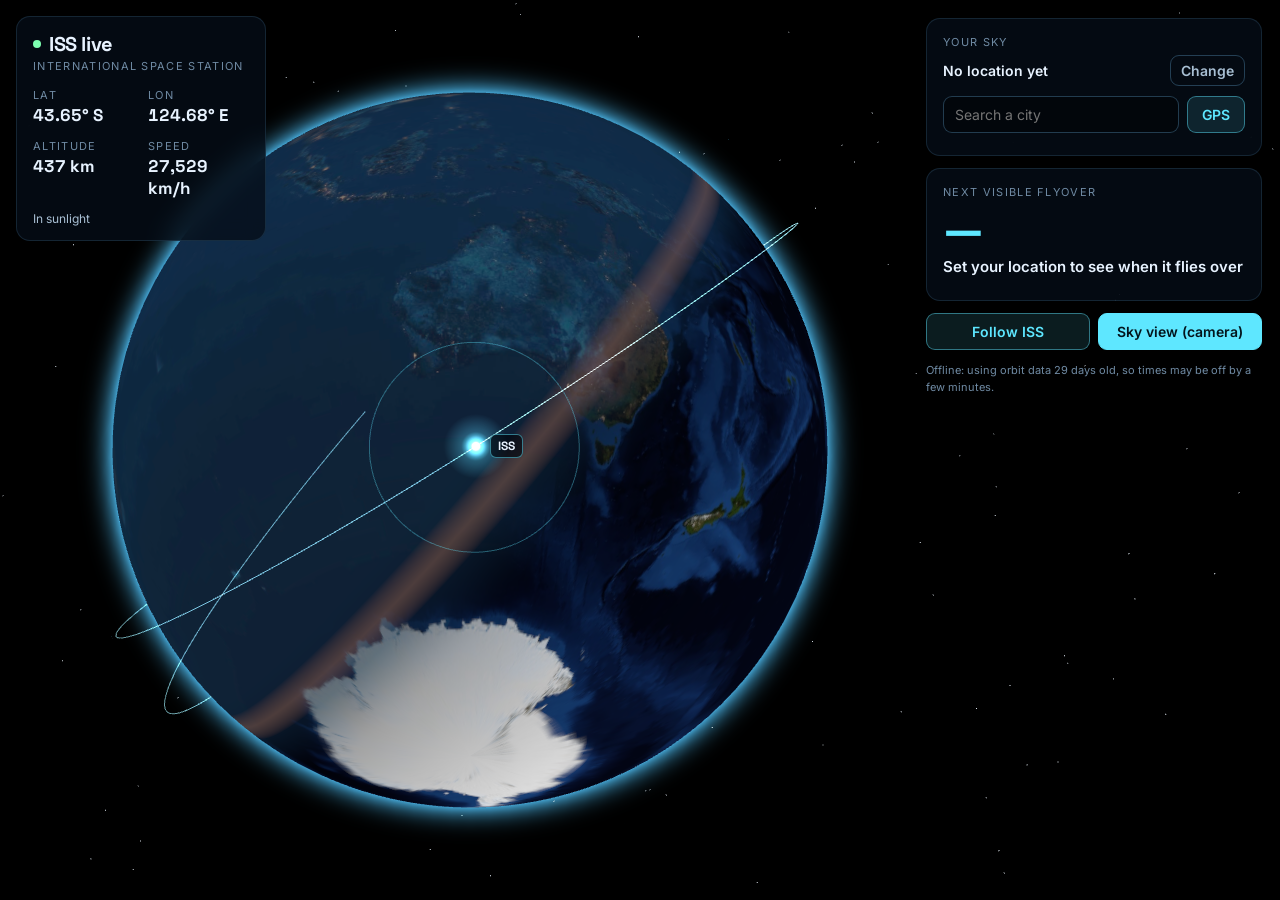
<file: index.html>
<!doctype html>
<html lang="en">
<head>
<meta charset="utf-8">
<meta name="viewport" content="width=device-width, initial-scale=1, viewport-fit=cover">
<title>ISS Tracker</title>
<meta name="theme-color" content="#02050a">
<link rel="manifest" href="manifest.webmanifest">
<link rel="icon" href="icon.svg" type="image/svg+xml">
<link rel="apple-touch-icon" href="icon-192.png">
<link rel="preconnect" href="https://fonts.googleapis.com">
<link href="https://fonts.googleapis.com/css2?family=Inter:wght@400;500;600&family=Space+Grotesk:wght@500;700&display=swap" rel="stylesheet">
<link rel="stylesheet" href="style.css">
<style>
#globe{position:fixed;inset:0;display:block;width:100%;height:100%;touch-action:none}
.top{position:fixed;left:16px;top:16px;padding:14px 16px;width:250px}
.top h1{font-family:var(--display);font-size:20px;margin:0 0 2px;letter-spacing:-.02em;display:flex;align-items:center;gap:8px}
.live{width:8px;height:8px;border-radius:50%;background:var(--good);display:inline-block}
.stats{display:grid;grid-template-columns:1fr 1fr;gap:10px 14px;margin-top:12px}
.stats b{display:block;font-family:var(--display);font-size:17px;font-weight:700;margin-top:2px}
.state{margin-top:12px;font-size:12px;color:var(--mid)}
.side{position:fixed;right:16px;top:16px;bottom:16px;width:340px;display:flex;flex-direction:column;gap:12px;overflow:auto;padding:2px}
.side .panel{padding:16px}
.loc{display:flex;gap:8px;align-items:center;justify-content:space-between}
.loc .name{font-weight:600;white-space:nowrap;overflow:hidden;text-overflow:ellipsis}
.search{margin-top:10px;display:none;position:relative}
.search.open{display:block}
.results{margin-top:6px;display:flex;flex-direction:column}
.results button{background:none;border:0;color:var(--text);text-align:left;padding:8px 6px;border-radius:7px}
.results button:hover{background:rgba(94,231,255,.1)}
.next .cd{font-family:var(--display);font-size:46px;font-weight:700;letter-spacing:-.03em;color:var(--accent);line-height:1.05;margin:6px 0 4px;font-variant-numeric:tabular-nums}
.next .when{font-size:15px;font-weight:600}
.next .how{color:var(--mid);margin-top:8px;line-height:1.5}
.next .how b{color:var(--text)}
.now-vis{display:none;margin-top:10px;padding:10px 12px;border-radius:10px;background:rgba(125,255,176,.1);border:1px solid rgba(125,255,176,.5);color:var(--good);font-weight:600}
.now-vis.on{display:block}
.list .row{display:grid;grid-template-columns:1fr auto;gap:2px 10px;padding:10px 0;border-top:1px solid var(--line)}
.list .row:first-of-type{border-top:0}
.list .row .d{font-weight:600}.list .row .m{color:var(--dim);font-size:12px}
.list .row .e{font-family:var(--display);font-weight:700;color:var(--accent);text-align:right}
.actions{display:flex;gap:8px}
.actions .btn{flex:1}
.issLabel{position:fixed;pointer-events:none;font-family:var(--display);font-weight:700;font-size:12px;color:var(--text);padding:3px 7px;border-radius:6px;background:rgba(2,8,16,.7);border:1px solid rgba(94,231,255,.5);white-space:nowrap;translate:14px -50%}
.foot{color:var(--dim);font-size:11px;line-height:1.5}
@media (max-width:820px){
  .top{left:12px;right:12px;top:12px;width:auto;padding:12px 14px}
  .stats{grid-template-columns:repeat(4,1fr);gap:6px}.stats b{font-size:14px}
  .side{left:12px;right:12px;top:auto;bottom:12px;width:auto;max-height:46vh}
  .next .cd{font-size:38px}
}
</style>
</head>
<body>
<canvas id="globe"></canvas>
<div class="issLabel" id="issLabel">ISS</div>

<div class="top panel">
  <h1><span class="live"></span>ISS live</h1>
  <div class="label">International Space Station</div>
  <div class="stats">
    <div><span class="label">Lat</span><b class="mono" id="lat">—</b></div>
    <div><span class="label">Lon</span><b class="mono" id="lon">—</b></div>
    <div><span class="label">Altitude</span><b class="mono" id="alt">—</b></div>
    <div><span class="label">Speed</span><b class="mono" id="spd">—</b></div>
  </div>
  <div class="state" id="state">—</div>
</div>

<div class="side">
  <div class="panel">
    <div class="label">Your sky</div>
    <div class="loc" style="margin-top:6px">
      <span class="name" id="locName">No location yet</span>
      <button class="btn ghost" id="locBtn" style="padding:6px 10px">Change</button>
    </div>
    <div class="search" id="search">
      <div style="display:flex;gap:8px">
        <input class="txt" id="q" placeholder="Search a city" autocomplete="off">
        <button class="btn" id="gps" title="Use my location">GPS</button>
      </div>
      <div class="results" id="results"></div>
    </div>
  </div>

  <div class="panel next">
    <div class="label" id="nextLabel">Next visible flyover</div>
    <div class="cd" id="cd">—</div>
    <div class="when" id="when">Set your location to see when it flies over</div>
    <div class="how" id="how"></div>
    <div class="now-vis" id="nowVis"></div>
  </div>

  <div class="panel list" id="list" style="display:none">
    <div class="label" style="margin-bottom:4px">Upcoming visible passes</div>
    <div id="rows"></div>
  </div>

  <div class="actions">
    <button class="btn" id="follow">Follow ISS</button>
    <a class="btn solid" href="sky.html" style="text-align:center;text-decoration:none">Sky view (camera)</a>
  </div>
  <div class="foot" id="foot">Visible = the ISS is lit by the Sun while your sky is dark. Look for a bright, steady dot moving fast, with no blinking.</div>
</div>

<script src="vendor/satellite.min.js"></script>
<script src="orbit.js"></script>
<script type="importmap">{"imports":{"three":"./vendor/three.module.min.js"}}</script>
<script type="module" src="globe.js"></script>
<script>if ('serviceWorker' in navigator) navigator.serviceWorker.register('sw.js').catch(() => {});</script>
</body>
</html>
</file>
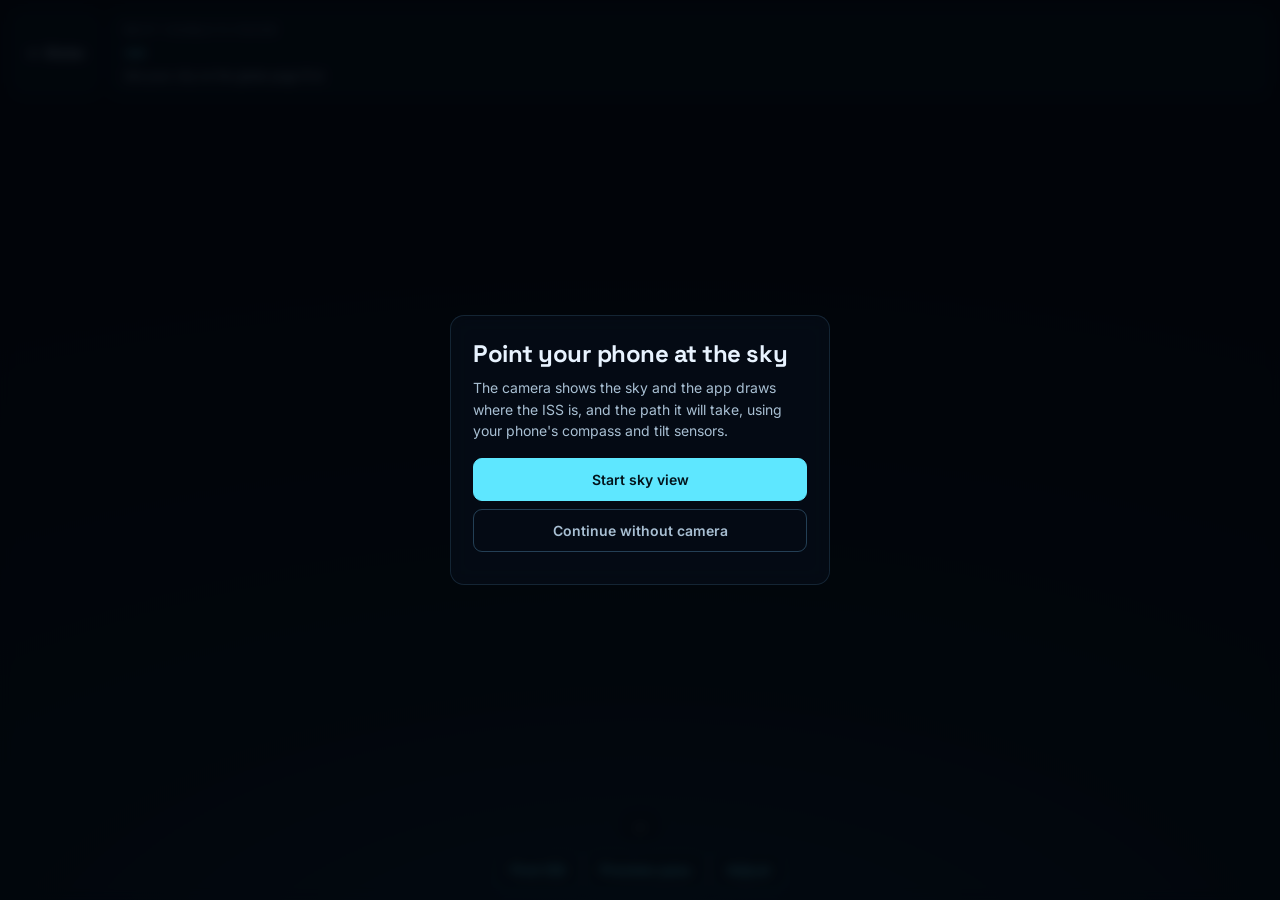
<file: sky.html>
<!doctype html>
<html lang="en">
<head>
<meta charset="utf-8">
<meta name="viewport" content="width=device-width, initial-scale=1, viewport-fit=cover">
<title>ISS Sky View</title>
<meta name="theme-color" content="#02050a">
<link rel="manifest" href="manifest.webmanifest">
<link rel="icon" href="icon.svg" type="image/svg+xml">
<link rel="apple-touch-icon" href="icon-192.png">
<link rel="preconnect" href="https://fonts.googleapis.com">
<link href="https://fonts.googleapis.com/css2?family=Inter:wght@400;500;600&family=Space+Grotesk:wght@500;700&display=swap" rel="stylesheet">
<link rel="stylesheet" href="style.css">
<style>
#bg{position:fixed;inset:0;background:radial-gradient(120% 80% at 50% 110%,#0b2236 0%,#050d18 45%,#02050a 100%)}
video{position:fixed;inset:0;width:100%;height:100%;object-fit:cover;display:none}
#sky{position:fixed;inset:0;width:100%;height:100%;touch-action:none}
.hud-top{position:fixed;left:12px;right:12px;top:calc(12px + env(safe-area-inset-top));display:flex;gap:10px;align-items:stretch}
.hud-top .panel{padding:10px 14px}
.cdbox{flex:1;min-width:0}
.cdbox .cd{font-family:var(--display);font-weight:700;font-size:26px;color:var(--accent);letter-spacing:-.02em;font-variant-numeric:tabular-nums;line-height:1.1}
.cdbox .sub{color:var(--mid);font-size:12px;margin-top:2px;white-space:nowrap;overflow:hidden;text-overflow:ellipsis}
.back{display:flex;align-items:center;text-decoration:none;color:var(--mid);font-weight:600;padding:0 14px!important}
.hud-bot{position:fixed;left:12px;right:12px;bottom:calc(12px + env(safe-area-inset-bottom));display:flex;flex-direction:column;gap:8px}
.facing{align-self:center;font-family:var(--display);font-weight:700;padding:7px 14px;font-variant-numeric:tabular-nums}
.tools{display:flex;gap:8px;justify-content:center;flex-wrap:wrap}
.tools .btn{padding:9px 12px;background:rgba(6,14,24,.75)}
.drawer{display:none;padding:12px 14px}
.drawer.open{display:block}
.drawer .r{display:flex;align-items:center;gap:10px;margin:6px 0}
.drawer .r span:first-child{width:110px;color:var(--mid);font-size:12px}
.drawer input[type=range]{flex:1;accent-color:var(--accent)}
.drawer .v{width:46px;text-align:right;font-family:var(--display);font-weight:700}
.hint{color:var(--dim);font-size:12px;line-height:1.5}
.gate{position:fixed;inset:0;display:flex;align-items:center;justify-content:center;padding:24px;background:rgba(2,5,10,.82);backdrop-filter:blur(6px);-webkit-backdrop-filter:blur(6px);z-index:5}
.gate .panel{max-width:380px;padding:22px}
.gate h2{font-family:var(--display);font-size:24px;letter-spacing:-.02em;margin:0 0 8px}
.gate p{color:var(--mid);line-height:1.55;margin:0 0 16px}
.gate .btn{width:100%;padding:12px}
.err{color:var(--warn);font-size:13px;margin-top:10px;line-height:1.5}
.banner{position:fixed;left:50%;top:calc(92px + env(safe-area-inset-top));translate:-50% 0;padding:8px 14px;border-radius:10px;background:rgba(125,255,176,.14);border:1px solid rgba(125,255,176,.6);color:var(--good);font-weight:600;display:none;white-space:nowrap}
.banner.on{display:block}
</style>
</head>
<body>
<div id="bg"></div>
<video id="cam" playsinline muted autoplay></video>
<canvas id="sky"></canvas>

<div class="hud-top">
  <a class="panel back" href="index.html">← Globe</a>
  <div class="panel cdbox">
    <div class="label" id="cdLabel">Next visible flyover</div>
    <div class="cd" id="cd">—</div>
    <div class="sub" id="cdSub">Finding your location…</div>
  </div>
</div>
<div class="banner" id="banner"></div>

<div class="hud-bot">
  <div class="panel facing" id="facing">—</div>
  <div class="panel drawer" id="drawer">
    <div class="r"><span>Compass fix</span><input type="range" id="off" min="-45" max="45" step="1" value="0"><span class="v" id="offV">0°</span></div>
    <div class="r"><span>Zoom (field of view)</span><input type="range" id="fov" min="35" max="90" step="1" value="62"><span class="v" id="fovV">62°</span></div>
    <div class="hint">If the Sun or Moon marker isn't on the real one, slide "Compass fix" until it lines up. Wave the phone in a figure-8 to recalibrate its compass.</div>
  </div>
  <div class="tools">
    <button class="btn" id="aim">Find ISS</button>
    <button class="btn" id="preview">Preview pass</button>
    <button class="btn" id="settings">Adjust</button>
  </div>
</div>

<div class="gate" id="gate">
  <div class="panel">
    <h2>Point your phone at the sky</h2>
    <p>The camera shows the sky and the app draws where the ISS is, and the path it will take, using your phone's compass and tilt sensors.</p>
    <button class="btn solid" id="start">Start sky view</button>
    <button class="btn ghost" id="noCam" style="margin-top:8px">Continue without camera</button>
    <div class="err" id="gateErr"></div>
  </div>
</div>

<script src="vendor/satellite.min.js"></script>
<script src="orbit.js"></script>
<script src="sky.js"></script>
<script>if ('serviceWorker' in navigator) navigator.serviceWorker.register('sw.js').catch(() => {});</script>
</body>
</html>
</file>
<file: style.css>
:root{
  --bg:#02050a; --panel:rgba(6,14,24,.78); --line:rgba(120,200,255,.14); --line2:rgba(120,200,255,.28);
  --dim:#6f8aa3; --mid:#a8bfd3; --text:#e8f3ff; --accent:#5ee7ff; --good:#7dffb0; --warn:#ffc46b;
  --display:'Space Grotesk',system-ui,sans-serif; --ui:'Inter',system-ui,sans-serif;
}
*{box-sizing:border-box}
html,body{margin:0;height:100%;background:var(--bg);color:var(--text);font-family:var(--ui);font-size:14px;overflow:hidden;-webkit-tap-highlight-color:transparent}
button{font:inherit;cursor:pointer}
.btn{background:rgba(94,231,255,.12);color:var(--accent);border:1px solid rgba(94,231,255,.45);border-radius:9px;padding:9px 14px;font-weight:600}
.btn.solid{background:var(--accent);color:#03141c;border-color:var(--accent)}
.btn.ghost{background:transparent;color:var(--mid);border-color:var(--line2)}
.btn:active{transform:translateY(1px)}
.panel{background:var(--panel);border:1px solid var(--line);border-radius:14px;backdrop-filter:blur(10px);-webkit-backdrop-filter:blur(10px)}
.label{color:var(--dim);font-size:11px;letter-spacing:.12em;text-transform:uppercase}
.mono{font-family:var(--display);font-variant-numeric:tabular-nums}
input.txt{background:rgba(0,0,0,.35);color:var(--text);border:1px solid var(--line2);border-radius:9px;padding:9px 11px;font:inherit;width:100%}
input.txt:focus{outline:none;border-color:var(--accent)}
</file>
